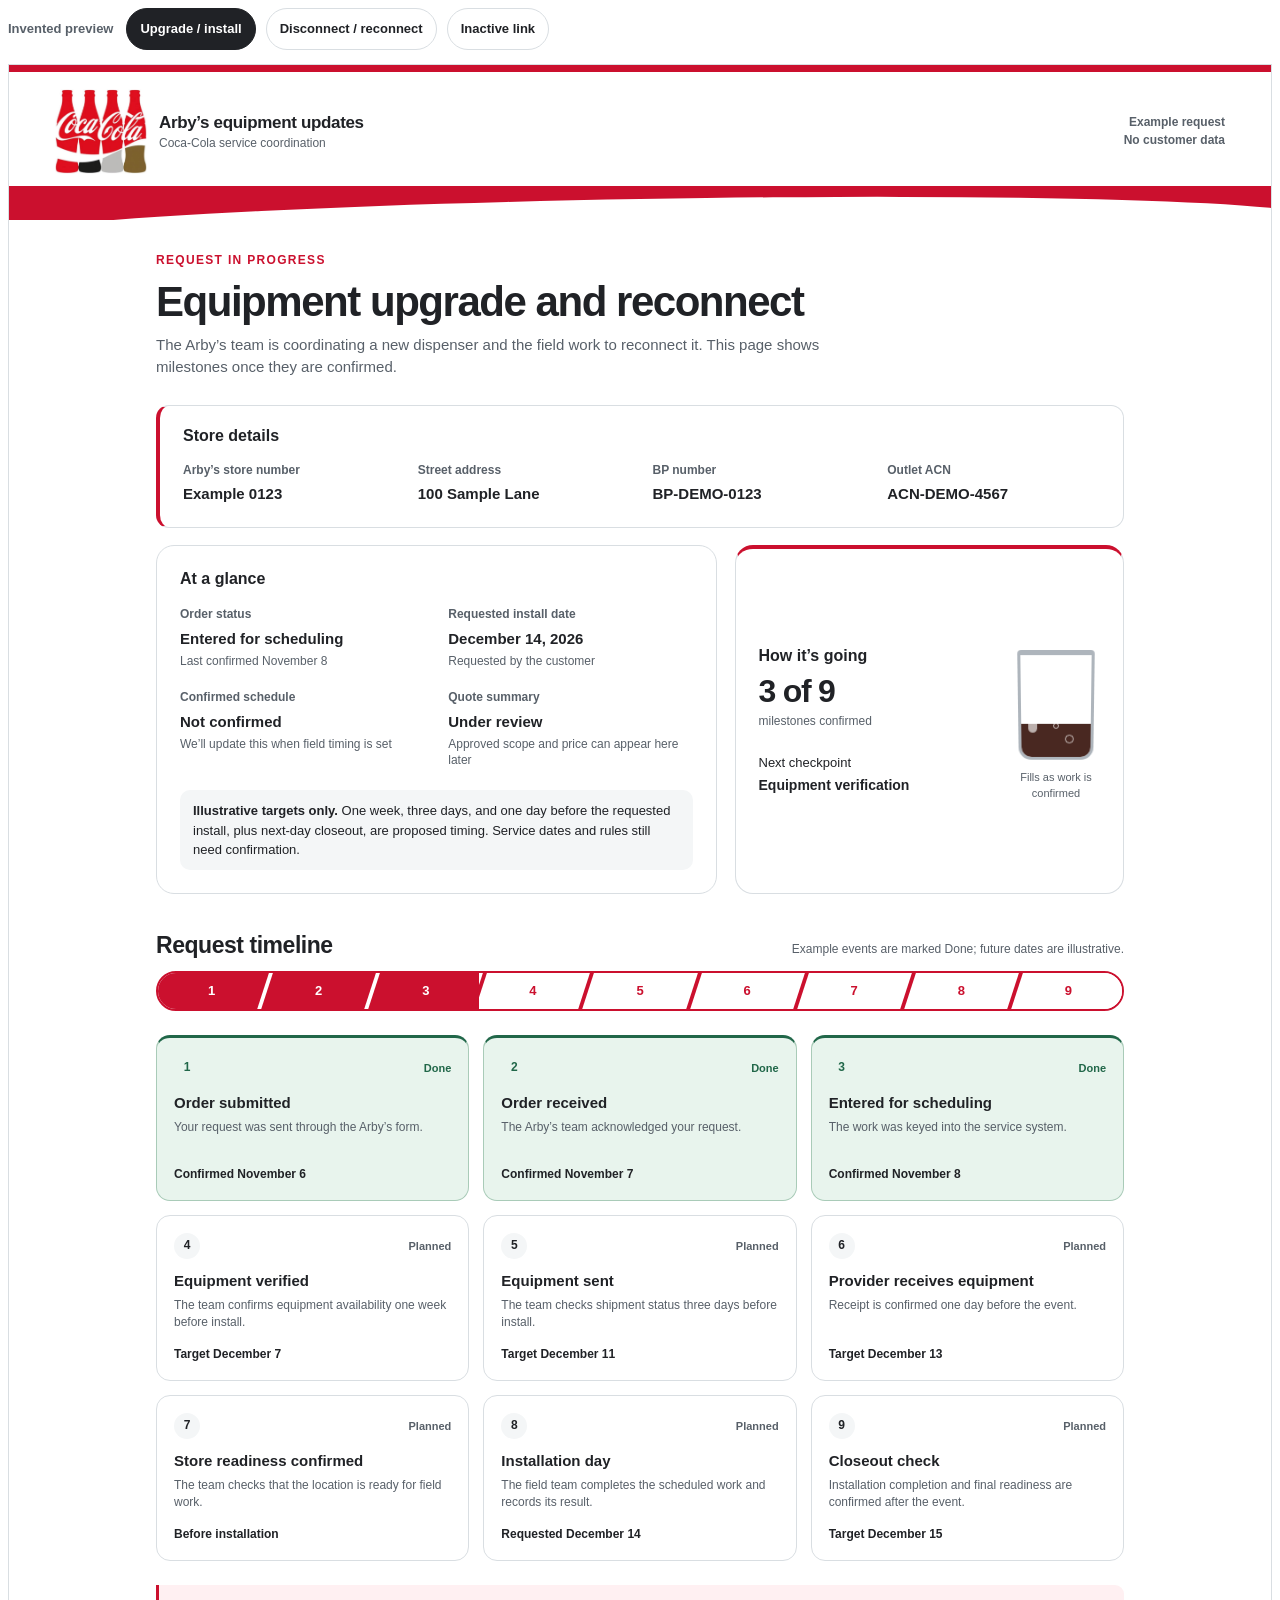
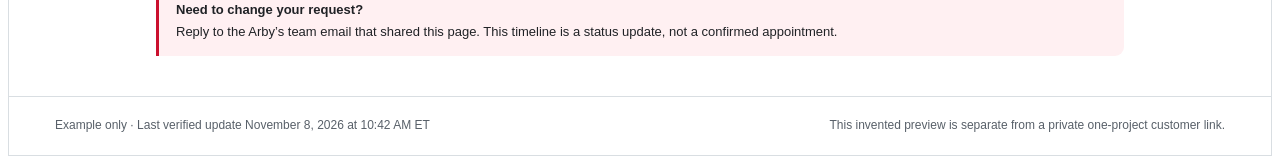
<file: index.html>
<!doctype html><html lang="en"><head><meta charset="utf-8"><meta name="viewport" content="width=device-width, initial-scale=1"><meta name="robots" content="noindex, nofollow"><meta name="referrer" content="no-referrer"><title>Arby's equipment updates — design preview</title><script src="router.js"></script></head><body>
<div id="arbys-customer-status-preview">
  <style>
    #arbys-customer-status-preview {
      color-scheme: light;
      --cs-bg: #ffffff;
      --cs-paper: #ffffff;
      --cs-ink: #202226;
      --cs-muted: #586069;
      --cs-line: #d9dee2;
      --cs-red: #cb102e;
      --cs-red-soft: #fff0f2;
      --cs-cola: #492821;
      --cs-cola-light: #aeb5bc;
      --cs-green: #216749;
      --cs-green-soft: #e8f4ed;
      --cs-green-line: #a9cbb8;
      --cs-sand: #f4f6f7;
      font-family: Arial, Helvetica, sans-serif;
      color: var(--cs-ink);
      line-height: 1.48;
      background: transparent;
      width: 100%;
    }
    #arbys-customer-status-preview * { box-sizing: border-box; }
    #arbys-customer-status-preview [hidden] { display: none !important; }
    #arbys-customer-status-preview .preview-controls {
      display: flex;
      flex-wrap: wrap;
      align-items: center;
      gap: 10px;
      padding: 0 0 14px;
    }
    #arbys-customer-status-preview .preview-controls-label {
      color: var(--cs-muted);
      font-size: 13px;
      font-weight: 700;
      margin-right: 3px;
    }
    #arbys-customer-status-preview .preview-controls button {
      appearance: none;
      background: var(--cs-paper);
      color: var(--cs-ink);
      border: 1px solid var(--cs-line);
      border-radius: 100px;
      padding: 9px 13px;
      font: inherit;
      font-size: 13px;
      font-weight: 700;
      min-height: 42px;
    }
    #arbys-customer-status-preview .preview-controls button[aria-pressed="true"] {
      background: var(--cs-ink);
      color: var(--cs-paper);
      border-color: var(--cs-ink);
    }
    #arbys-customer-status-preview .preview-controls button:focus-visible {
      outline: 3px solid var(--cs-red);
      outline-offset: 2px;
    }
    #arbys-customer-status-preview .sr-only {
      position: absolute;
      width: 1px;
      height: 1px;
      padding: 0;
      margin: -1px;
      overflow: hidden;
      clip: rect(0, 0, 0, 0);
      white-space: nowrap;
      border: 0;
    }
    #arbys-customer-status-preview .request-page,
    #arbys-customer-status-preview .closed-page {
      background: var(--cs-bg);
      border: 1px solid var(--cs-line);
      overflow: hidden;
    }
    #arbys-customer-status-preview .site-header {
      background: var(--cs-paper);
      border-top: 7px solid var(--cs-red);
      padding: 17px clamp(18px, 4vw, 46px) 12px;
      display: flex;
      justify-content: space-between;
      align-items: center;
      gap: 20px;
    }
    #arbys-customer-status-preview .brand {
      display: flex;
      align-items: center;
      gap: 12px;
    }
    #arbys-customer-status-preview .brand-mark-fourpack {
      width: 92px;
      height: 85px;
      object-fit: contain;
      display: block;
      flex: none;
    }
    #arbys-customer-status-preview .brand-name {
      font-size: 17px;
      font-weight: 700;
      letter-spacing: -.02em;
      line-height: 1.15;
    }
    #arbys-customer-status-preview .brand-descriptor {
      color: var(--cs-muted);
      font-size: 12px;
      line-height: 1.2;
      margin-top: 3px;
    }
    #arbys-customer-status-preview .demo-label {
      color: var(--cs-muted);
      font-size: 12px;
      font-weight: 700;
      text-align: right;
    }
    #arbys-customer-status-preview .brand-wave {
      position: relative;
      height: 34px;
      overflow: hidden;
      background: var(--cs-red);
    }
    #arbys-customer-status-preview .brand-wave::after {
      content: "";
      position: absolute;
      left: -4%;
      bottom: -43px;
      width: 108%;
      height: 64px;
      border-radius: 50% 50% 0 0;
      background: var(--cs-bg);
      transform: rotate(-1deg);
    }
    #arbys-customer-status-preview .page-main {
      max-width: 1060px;
      margin: 0 auto;
      padding: 32px clamp(18px, 4vw, 46px) 40px;
    }
    #arbys-customer-status-preview .eyebrow {
      color: var(--cs-red);
      font-size: 12px;
      font-weight: 800;
      letter-spacing: .11em;
      text-transform: uppercase;
    }
    #arbys-customer-status-preview h1,
    #arbys-customer-status-preview h2,
    #arbys-customer-status-preview h3,
    #arbys-customer-status-preview p { margin: 0; }
    #arbys-customer-status-preview h1 {
      font-size: clamp(28px, 4.2vw, 42px);
      line-height: 1.08;
      letter-spacing: -.035em;
      margin: 9px 0 10px;
      max-width: 700px;
    }
    #arbys-customer-status-preview .hero-copy {
      color: var(--cs-muted);
      font-size: 15px;
      max-width: 700px;
    }
    #arbys-customer-status-preview .store-card {
      margin-top: 27px;
      padding: 20px 23px 22px;
      background: var(--cs-paper);
      border: 1px solid var(--cs-line);
      border-left: 4px solid var(--cs-red);
      border-radius: 13px;
    }
    #arbys-customer-status-preview .store-card h2 {
      font-size: 16px;
      line-height: 1.2;
      margin-bottom: 16px;
    }
    #arbys-customer-status-preview .store-pairs {
      display: grid;
      grid-template-columns: repeat(4, minmax(0, 1fr));
      gap: 16px 22px;
      margin: 0;
    }
    #arbys-customer-status-preview .store-pairs dt {
      color: var(--cs-muted);
      font-size: 12px;
      font-weight: 700;
      margin-bottom: 5px;
    }
    #arbys-customer-status-preview .store-pairs dd {
      margin: 0;
      color: var(--cs-ink);
      font-size: 15px;
      font-weight: 700;
      line-height: 1.35;
      overflow-wrap: anywhere;
    }
    #arbys-customer-status-preview .summary-grid {
      margin-top: 17px;
      display: grid;
      grid-template-columns: minmax(0, 1.18fr) minmax(260px, .82fr);
      gap: 18px;
      align-items: stretch;
    }
    #arbys-customer-status-preview .summary-card,
    #arbys-customer-status-preview .progress-card {
      background: var(--cs-paper);
      border: 1px solid var(--cs-line);
      border-radius: 18px;
      padding: 23px;
    }
    #arbys-customer-status-preview .summary-card h2,
    #arbys-customer-status-preview .progress-card h2 {
      font-size: 16px;
      line-height: 1.2;
      margin-bottom: 18px;
    }
    #arbys-customer-status-preview .summary-pairs {
      display: grid;
      grid-template-columns: repeat(2, minmax(0, 1fr));
      gap: 20px 24px;
      margin: 0;
    }
    #arbys-customer-status-preview .summary-pairs dt {
      color: var(--cs-muted);
      font-size: 12px;
      font-weight: 700;
      margin-bottom: 5px;
    }
    #arbys-customer-status-preview .summary-pairs dd {
      margin: 0;
      font-size: 15px;
      font-weight: 700;
      line-height: 1.35;
    }
    #arbys-customer-status-preview .summary-pairs dd small {
      display: block;
      color: var(--cs-muted);
      font-size: 12px;
      font-weight: 400;
      margin-top: 4px;
    }
    #arbys-customer-status-preview .summary-note {
      background: var(--cs-sand);
      border-radius: 10px;
      color: var(--cs-ink);
      margin-top: 22px;
      padding: 11px 13px;
      font-size: 13px;
    }
    #arbys-customer-status-preview .progress-card {
      display: grid;
      grid-template-columns: minmax(0, 1fr) 88px;
      gap: 16px;
      align-items: center;
      border-top: 4px solid var(--cs-red);
    }
    #arbys-customer-status-preview .progress-card h2 { margin-bottom: 10px; }
    #arbys-customer-status-preview .progress-count {
      font-size: 32px;
      font-weight: 700;
      letter-spacing: -.04em;
      line-height: 1;
    }
    #arbys-customer-status-preview .progress-word {
      color: var(--cs-muted);
      font-size: 12px;
      margin-top: 6px;
    }
    #arbys-customer-status-preview .next-up {
      color: var(--cs-ink);
      font-size: 13px;
      margin-top: 22px;
    }
    #arbys-customer-status-preview .next-up strong {
      display: block;
      margin-top: 3px;
      font-size: 14px;
    }
    #arbys-customer-status-preview .glass {
      position: relative;
      width: 76px;
      height: 110px;
      margin: 10px auto 0;
      border: 3px solid var(--cs-cola-light);
      border-top: 5px solid var(--cs-cola-light);
      border-radius: 4px 4px 13px 13px;
      overflow: hidden;
      transform: perspective(140px) rotateX(-3deg);
    }
    #arbys-customer-status-preview .glass::after {
      content: "";
      position: absolute;
      top: 6px;
      left: 7px;
      width: 9px;
      height: 71px;
      border-radius: 100px;
      background: rgba(255,255,255,.63);
      z-index: 2;
    }
    #arbys-customer-status-preview .glass-fill {
      position: absolute;
      bottom: 0;
      left: 0;
      width: 100%;
      height: 33.333%;
      background: var(--cs-cola);
      transition: height .35s ease;
    }
    #arbys-customer-status-preview .glass-fill::before,
    #arbys-customer-status-preview .glass-fill::after {
      content: "";
      position: absolute;
      border: 1px solid rgba(255,255,255,.65);
      border-radius: 50%;
      width: 7px;
      height: 7px;
      left: 44px;
      bottom: 14px;
    }
    #arbys-customer-status-preview .glass-fill::after {
      width: 4px;
      height: 4px;
      left: 32px;
      bottom: 29px;
    }
    #arbys-customer-status-preview .glass-caption {
      text-align: center;
      color: var(--cs-muted);
      font-size: 11px;
      margin-top: 8px;
    }
    #arbys-customer-status-preview .section-title-row {
      display: flex;
      justify-content: space-between;
      align-items: baseline;
      gap: 12px;
      margin-top: 38px;
      margin-bottom: 11px;
    }
    #arbys-customer-status-preview .section-title-row h2 {
      font-size: 23px;
      line-height: 1.2;
      letter-spacing: -.02em;
    }
    #arbys-customer-status-preview .section-title-row p {
      color: var(--cs-muted);
      font-size: 12px;
      text-align: right;
    }
    #arbys-customer-status-preview .journey {
      display: flex;
      height: 40px;
      margin: 0 0 24px;
      overflow: hidden;
      border: 2px solid var(--cs-red);
      border-radius: 100px;
      background: var(--cs-paper);
    }
    #arbys-customer-status-preview .journey span {
      position: relative;
      display: grid;
      flex: 1 1 0;
      min-width: 0;
      place-items: center;
      background: var(--cs-paper);
      color: var(--cs-red);
      font-size: 13px;
      font-weight: 800;
      font-variant-numeric: tabular-nums;
      line-height: 1;
    }
    #arbys-customer-status-preview .journey span.is-done {
      background: var(--cs-red);
      color: var(--cs-paper);
    }
    #arbys-customer-status-preview .journey span.is-na {
      background: var(--cs-sand);
      color: var(--cs-muted);
    }
    #arbys-customer-status-preview .journey span + span::before {
      content: "";
      position: absolute;
      left: -2px;
      top: -20%;
      width: 4px;
      height: 140%;
      transform: skew(-18deg);
      background: var(--cs-red);
    }
    #arbys-customer-status-preview .journey span.is-done::before { background: var(--cs-paper); }
    #arbys-customer-status-preview .milestones {
      list-style: none;
      margin: 0;
      padding: 0;
      display: grid;
      grid-template-columns: repeat(3, minmax(0, 1fr));
      gap: 14px;
    }
    #arbys-customer-status-preview .milestone {
      background: var(--cs-paper);
      border: 1px solid var(--cs-line);
      border-radius: 14px;
      padding: 17px 17px 16px;
      min-height: 166px;
      display: flex;
      flex-direction: column;
    }
    #arbys-customer-status-preview .milestone.is-done {
      background: var(--cs-green-soft);
      border-color: var(--cs-green-line);
      border-top: 3px solid var(--cs-green);
    }
    #arbys-customer-status-preview .milestone.is-na { opacity: .72; }
    #arbys-customer-status-preview .milestone-header {
      display: flex;
      justify-content: space-between;
      align-items: center;
      gap: 8px;
      margin-bottom: 13px;
    }
    #arbys-customer-status-preview .step-number {
      display: inline-grid;
      place-items: center;
      width: 26px;
      height: 26px;
      flex: none;
      border-radius: 50%;
      background: var(--cs-sand);
      color: var(--cs-ink);
      font-size: 12px;
      font-weight: 700;
    }
    #arbys-customer-status-preview .is-done .step-number {
      background: var(--cs-green-soft);
      color: var(--cs-green);
    }
    #arbys-customer-status-preview .milestone-status {
      color: var(--cs-muted);
      font-size: 11px;
      font-weight: 700;
      text-align: right;
    }
    #arbys-customer-status-preview .is-done .milestone-status { color: var(--cs-green); }
    #arbys-customer-status-preview .milestone h3 {
      font-size: 15px;
      line-height: 1.25;
      margin-bottom: 7px;
    }
    #arbys-customer-status-preview .milestone p {
      color: var(--cs-muted);
      font-size: 12px;
      line-height: 1.38;
      margin-bottom: 15px;
    }
    #arbys-customer-status-preview .milestone-date {
      color: var(--cs-ink);
      font-size: 12px;
      font-weight: 700;
      margin-top: auto;
    }
    #arbys-customer-status-preview .notice {
      margin-top: 24px;
      background: var(--cs-red-soft);
      border-left: 3px solid var(--cs-red);
      border-radius: 0 9px 9px 0;
      padding: 15px 17px;
      color: var(--cs-ink);
      font-size: 13px;
    }
    #arbys-customer-status-preview .notice strong { display: block; margin-bottom: 3px; }
    #arbys-customer-status-preview .site-footer {
      border-top: 1px solid var(--cs-line);
      color: var(--cs-muted);
      padding: 20px clamp(18px, 4vw, 46px);
      font-size: 12px;
      display: flex;
      justify-content: space-between;
      gap: 14px;
      flex-wrap: wrap;
    }
    #arbys-customer-status-preview .closed-main {
      min-height: 480px;
      max-width: 750px;
      margin: auto;
      padding: 84px clamp(20px, 5vw, 58px) 110px;
    }
    #arbys-customer-status-preview .closed-icon {
      width: 58px;
      height: 58px;
      border-radius: 50%;
      display: grid;
      place-items: center;
      background: var(--cs-sand);
      border: 2px solid var(--cs-line);
      color: var(--cs-muted);
      font-size: 25px;
      font-weight: 400;
      margin-bottom: 22px;
    }
    #arbys-customer-status-preview .closed-main h1 { margin-top: 8px; }
    #arbys-customer-status-preview .closed-main p {
      color: var(--cs-muted);
      font-size: 16px;
      max-width: 550px;
      margin-top: 14px;
    }
    @media (max-width: 760px) {
      #arbys-customer-status-preview .store-pairs { grid-template-columns: repeat(2, minmax(0, 1fr)); }
      #arbys-customer-status-preview .summary-grid { grid-template-columns: 1fr; }
      #arbys-customer-status-preview .milestones { grid-template-columns: repeat(2, minmax(0, 1fr)); }
    }
    @media (max-width: 520px) {
      #arbys-customer-status-preview .site-header { flex-wrap: wrap; }
      #arbys-customer-status-preview .brand-mark-fourpack { width: 70px; height: 65px; }
      #arbys-customer-status-preview .site-header { align-items: flex-start; }
      #arbys-customer-status-preview .demo-label { display: none; }
      #arbys-customer-status-preview .page-main { padding-top: 25px; }
      #arbys-customer-status-preview .store-pairs { grid-template-columns: 1fr; gap: 13px; }
      #arbys-customer-status-preview .store-card { padding: 18px; }
      #arbys-customer-status-preview .summary-pairs { grid-template-columns: 1fr; gap: 16px; }
      #arbys-customer-status-preview .milestones { grid-template-columns: 1fr; gap: 10px; }
      #arbys-customer-status-preview .milestone { min-height: 0; }
      #arbys-customer-status-preview .section-title-row { display: block; }
      #arbys-customer-status-preview .section-title-row p { text-align: left; margin-top: 4px; }
      #arbys-customer-status-preview .progress-card { grid-template-columns: minmax(0, 1fr) 82px; }
    }
    @media (prefers-reduced-motion: reduce) {
      #arbys-customer-status-preview .glass-fill { transition: none; }
    }
  </style>

  <div class="preview-controls" role="group" aria-label="Invented preview states">
    <span class="preview-controls-label">Invented preview</span>
    <button type="button" data-view="install" aria-pressed="true">Upgrade / install</button>
    <button type="button" data-view="reconnect" aria-pressed="false">Disconnect / reconnect</button>
    <button type="button" data-view="closed" aria-pressed="false">Inactive link</button>
  </div>
  <p class="sr-only" id="cs-announcer" aria-live="polite"></p>

  <div class="request-page" id="cs-active-page">
    <header class="site-header">
      <div class="brand">
        <img class="brand-mark-fourpack" src="arbys-four-bottle-reference.png" alt="" aria-hidden="true">
        <div><div class="brand-name">Arby’s equipment updates</div><div class="brand-descriptor">Coca-Cola service coordination</div></div>
      </div>
      <div class="demo-label">Example request<br>No customer data</div>
    </header>
    <div class="brand-wave" aria-hidden="true"></div>
    <main class="page-main">
      <div class="eyebrow">Request in progress</div>
      <h1 id="cs-title">Equipment upgrade and reconnect</h1>
      <p class="hero-copy" id="cs-scope">The Arby’s team is coordinating a new dispenser and the field work to reconnect it. This page shows milestones once they are confirmed.</p>

      <section class="store-card" aria-labelledby="cs-store-title">
        <h2 id="cs-store-title">Store details</h2>
        <dl class="store-pairs">
          <div><dt>Arby’s store number</dt><dd>Example 0123</dd></div>
          <div><dt>Street address</dt><dd>100 Sample Lane</dd></div>
          <div><dt>BP number</dt><dd>BP-DEMO-0123</dd></div>
          <div><dt>Outlet ACN</dt><dd>ACN-DEMO-4567</dd></div>
        </dl>
      </section>

      <div class="summary-grid">
        <section class="summary-card" aria-labelledby="cs-summary-title">
          <h2 id="cs-summary-title">At a glance</h2>
          <dl class="summary-pairs">
            <div><dt>Order status</dt><dd>Entered for scheduling<small>Last confirmed November 8</small></dd></div>
            <div><dt id="cs-requested-date-label">Requested install date</dt><dd>December 14, 2026<small>Requested by the customer</small></dd></div>
            <div><dt>Confirmed schedule</dt><dd>Not confirmed<small>We’ll update this when field timing is set</small></dd></div>
            <div><dt>Quote summary</dt><dd id="cs-quote">Under review<small id="cs-quote-detail">Approved scope and price can appear here later</small></dd></div>
          </dl>
          <div class="summary-note"><strong>Illustrative targets only.</strong> <span id="cs-timing-detail">One week, three days, and one day before the requested install, plus next-day closeout, are proposed timing. Service dates and rules still need confirmation.</span></div>
        </section>

        <section class="progress-card" aria-labelledby="cs-progress-title">
          <div>
            <h2 id="cs-progress-title">How it’s going</h2>
            <div class="progress-count" id="cs-progress-count">3 of 9</div>
            <div class="progress-word">milestones confirmed</div>
            <div class="next-up">Next checkpoint<strong id="cs-next">Equipment verification</strong></div>
          </div>
          <div>
            <div class="glass" role="img" aria-label="Three of nine applicable milestones confirmed" id="cs-glass"><div class="glass-fill" id="cs-glass-fill"></div></div>
            <div class="glass-caption">Fills as work is confirmed</div>
          </div>
        </section>
      </div>

      <div class="section-title-row"><h2>Request timeline</h2><p>Example events are marked Done; future dates are illustrative.</p></div>
      <div class="journey" role="img" aria-label="Nine milestones: three done and six planned" id="cs-journey"><span class="is-done">1</span><span class="is-done">2</span><span class="is-done">3</span><span>4</span><span>5</span><span>6</span><span>7</span><span>8</span><span>9</span></div>

      <ol class="milestones">
        <li class="milestone is-done"><div class="milestone-header"><span class="step-number">1</span><span class="milestone-status">Done</span></div><h3>Order submitted</h3><p>Your request was sent through the Arby’s form.</p><div class="milestone-date">Confirmed November 6</div></li>
        <li class="milestone is-done"><div class="milestone-header"><span class="step-number">2</span><span class="milestone-status">Done</span></div><h3>Order received</h3><p>The Arby’s team acknowledged your request.</p><div class="milestone-date">Confirmed November 7</div></li>
        <li class="milestone is-done"><div class="milestone-header"><span class="step-number">3</span><span class="milestone-status">Done</span></div><h3>Entered for scheduling</h3><p>The work was keyed into the service system.</p><div class="milestone-date">Confirmed November 8</div></li>
        <li class="milestone" data-shipping-step="4"><div class="milestone-header"><span class="step-number">4</span><span class="milestone-status">Planned</span></div><h3>Equipment verified</h3><p class="milestone-description">The team confirms equipment availability one week before install.</p><div class="milestone-date">Target December 7</div></li>
        <li class="milestone" data-shipping-step="5"><div class="milestone-header"><span class="step-number">5</span><span class="milestone-status">Planned</span></div><h3>Equipment sent</h3><p class="milestone-description">The team checks shipment status three days before install.</p><div class="milestone-date">Target December 11</div></li>
        <li class="milestone" data-shipping-step="6"><div class="milestone-header"><span class="step-number">6</span><span class="milestone-status">Planned</span></div><h3>Provider receives equipment</h3><p class="milestone-description">Receipt is confirmed one day before the event.</p><div class="milestone-date">Target December 13</div></li>
        <li class="milestone"><div class="milestone-header"><span class="step-number">7</span><span class="milestone-status">Planned</span></div><h3>Store readiness confirmed</h3><p>The team checks that the location is ready for field work.</p><div class="milestone-date" id="cs-readiness-date">Before installation</div></li>
        <li class="milestone"><div class="milestone-header"><span class="step-number">8</span><span class="milestone-status">Planned</span></div><h3 id="cs-service-day-title">Installation day</h3><p>The field team completes the scheduled work and records its result.</p><div class="milestone-date">Requested December 14</div></li>
        <li class="milestone"><div class="milestone-header"><span class="step-number">9</span><span class="milestone-status">Planned</span></div><h3>Closeout check</h3><p id="cs-closeout-description">Installation completion and final readiness are confirmed after the event.</p><div class="milestone-date">Target December 15</div></li>
      </ol>

      <div class="notice"><strong>Need to change your request?</strong>Reply to the Arby’s team email that shared this page. This timeline is a status update, not a confirmed appointment.</div>
    </main>
    <footer class="site-footer"><span>Example only · Last verified update November 8, 2026 at 10:42 AM ET</span><span>This invented preview is separate from a private one-project customer link.</span></footer>
  </div>

  <div class="closed-page" id="cs-closed-page" hidden>
    <header class="site-header"><div class="brand"><img class="brand-mark-fourpack" src="arbys-four-bottle-reference.png" alt="" aria-hidden="true"><div><div class="brand-name">Arby’s equipment updates</div><div class="brand-descriptor">Coca-Cola service coordination</div></div></div><div class="demo-label">Example inactive state</div></header>
    <div class="brand-wave" aria-hidden="true"></div>
    <main class="closed-main">
      <div class="closed-icon" aria-hidden="true">—</div>
      <div class="eyebrow">Link inactive</div>
      <h1>This status link is no longer active.</h1>
      <p>For an update, reply to the team email that shared it.</p>
    </main>
    <footer class="site-footer"><span>Example only · No request details shown when this link is inactive.</span></footer>
  </div>

  <script>
    (() => {
      const root = document.getElementById('arbys-customer-status-preview');
      const openPage = root.querySelector('#cs-active-page');
      const closedPage = root.querySelector('#cs-closed-page');
      const buttons = [...root.querySelectorAll('[data-view]')];
      const shippingRows = [...root.querySelectorAll('[data-shipping-step]')];
      const shippingDescriptions = [
        'The team confirms equipment availability one week before install.',
        'The team checks shipment status three days before install.',
        'Receipt is confirmed one day before the event.'
      ];
      const shippingDates = ['Target December 7', 'Target December 11', 'Target December 13'];
      const valid = new Set(['install', 'reconnect', 'closed']);

      function show(view, announce = false) {
        if (!valid.has(view)) view = 'install';
        const closed = view === 'closed';
        const reconnect = view === 'reconnect';
        openPage.hidden = closed;
        closedPage.hidden = !closed;
        buttons.forEach(button => button.setAttribute('aria-pressed', String(button.dataset.view === view)));
        if (!closed) {
          root.querySelector('#cs-title').textContent = reconnect ? 'Disconnect and reconnect' : 'Equipment upgrade and reconnect';
          root.querySelector('#cs-scope').textContent = reconnect
            ? 'The Arby’s team is coordinating a scheduled disconnect and reconnect of existing equipment. No equipment shipment is planned for this example.'
            : 'The Arby’s team is coordinating a new dispenser and the field work to reconnect it. This page shows milestones once they are confirmed.';
          root.querySelector('#cs-quote').firstChild.textContent = reconnect ? 'Not needed' : 'Under review';
          root.querySelector('#cs-quote-detail').textContent = reconnect ? 'No new equipment quote for this example' : 'Approved scope and price can appear here later';
          root.querySelector('#cs-requested-date-label').textContent = reconnect ? 'Requested service date' : 'Requested install date';
          root.querySelector('#cs-readiness-date').textContent = reconnect ? 'Before service' : 'Before installation';
          root.querySelector('#cs-service-day-title').textContent = reconnect ? 'Service day' : 'Installation day';
          root.querySelector('#cs-closeout-description').textContent = reconnect
            ? 'Service completion and final readiness are confirmed after the event.'
            : 'Installation completion and final readiness are confirmed after the event.';
          root.querySelector('#cs-progress-count').textContent = reconnect ? '3 of 6' : '3 of 9';
          root.querySelector('#cs-next').textContent = reconnect ? 'Store readiness confirmation' : 'Equipment verification';
          root.querySelector('#cs-timing-detail').textContent = reconnect
            ? 'Store readiness before the requested service date and next-day closeout are proposed timing. Service dates and rules still need confirmation.'
            : 'One week, three days, and one day before the requested install, plus next-day closeout, are proposed timing. Service dates and rules still need confirmation.';
          root.querySelector('#cs-glass').setAttribute('aria-label', reconnect ? 'Three of six applicable milestones confirmed' : 'Three of nine applicable milestones confirmed');
          root.querySelector('#cs-glass-fill').style.height = reconnect ? '50%' : '33.333%';
          root.querySelector('#cs-journey').setAttribute('aria-label', reconnect ? 'Nine listed milestones: three done, three not needed, three planned' : 'Nine milestones: three done and six planned');
          [...root.querySelectorAll('#cs-journey span')].slice(3, 6).forEach(segment => segment.classList.toggle('is-na', reconnect));
          shippingRows.forEach((row, index) => {
            row.classList.toggle('is-na', reconnect);
            row.querySelector('.milestone-status').textContent = reconnect ? 'Not needed' : 'Planned';
            row.querySelector('.milestone-description').textContent = reconnect ? 'Existing equipment remains at this location; no shipment is planned.' : shippingDescriptions[index];
            row.querySelector('.milestone-date').textContent = reconnect ? 'Not applicable to this request' : shippingDates[index];
          });
        }
        if (announce) root.querySelector('#cs-announcer').textContent = closed ? 'Previewing an inactive link.' : reconnect ? 'Previewing a disconnect and reconnect request.' : 'Previewing an equipment upgrade and install request.';
      }
      buttons.forEach(button => button.addEventListener('click', () => {
        const view = button.dataset.view;
        show(view, true);
        if (window.openai && typeof window.openai.setWidgetState === 'function') {
          window.openai.setWidgetState({ modelContent: { previewView: view }, privateContent: { view } }).catch(() => {});
        }
      }));
      const saved = window.openai && window.openai.widgetState && window.openai.widgetState.privateContent;
      show(saved && saved.view ? saved.view : 'install');
      window.addEventListener('openai:set_globals', event => {
        const state = event.detail && event.detail.globals && event.detail.globals.widgetState;
        if (state && state.privateContent && state.privateContent.view) show(state.privateContent.view);
      });
    })();
  </script>
</div>

</body></html>
</file>
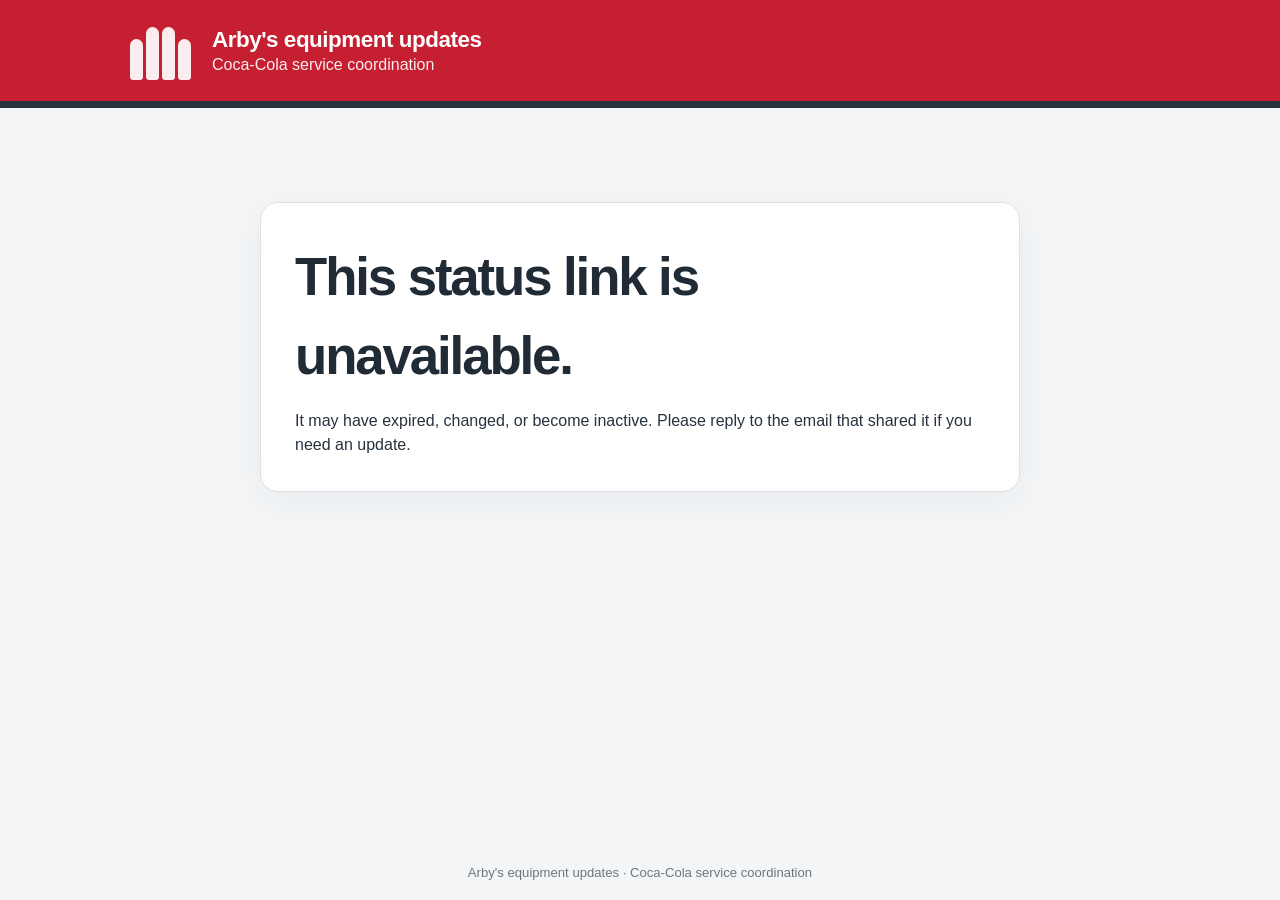
<file: track.html>
<!doctype html>
<html lang="en">
<head>
  <meta charset="utf-8">
  <meta name="viewport" content="width=device-width, initial-scale=1">
  <meta name="robots" content="noindex, nofollow, noarchive">
  <meta name="referrer" content="no-referrer">
  <meta http-equiv="Content-Security-Policy" content="default-src 'none'; script-src 'self'; style-src 'self'; connect-src 'self'; img-src 'self'; base-uri 'none'; form-action 'none'">
  <title>Arby's equipment updates</title>
  <link rel="stylesheet" href="track.css?v=wo-only-1">
  <script type="module" src="track.mjs?v=form-only-dual-route-1"></script>
</head>
<body>
  <div class="page-shell">
    <header class="site-header">
      <div class="brand-mark" aria-hidden="true"><span></span><span></span><span></span><span></span></div>
      <div><strong>Arby's equipment updates</strong><span>Coca-Cola service coordination</span></div>
    </header>
    <main>
      <section id="loading" class="state-card" role="status">Opening your project status…</section>
      <section id="unavailable" class="state-card" role="alert" hidden>
        <h1>This status link is unavailable.</h1>
        <p>It may have expired, changed, or become inactive. Please reply to the email that shared it if you need an update.</p>
      </section>
      <section id="project" hidden>
        <p id="project-eyebrow" class="eyebrow">Your installation progress</p>
        <h1 id="project-title">Follow your installation</h1>
        <p class="intro">This page shows verified information from the Arby's service workstream. A requested date is a planning request until the installation date is confirmed.</p>
        <p id="scope-note" class="scope-note" hidden>Work orders verified so far; others may exist. This is a limited view of the records checked to date.</p>
        <p id="source-time" class="source-time"></p>
        <section id="freshness-warning" class="freshness-warning" role="status" aria-live="polite" hidden>
          <strong id="freshness-title"></strong>
          <p id="freshness-copy"></p>
        </section>
        <div class="summary-grid">
          <div class="summary-card"><span>Customer requested date</span><strong id="requested-date"></strong><small id="requested-date-note">This is the date requested in the form.</small></div>
          <div class="summary-card"><span>Confirmed installation date</span><strong id="confirmed-date"></strong><small id="confirmed-note"></small></div>
          <div id="progress-card" class="summary-card progress-card"><span>Progress</span><strong id="progress-count"></strong><small>of six phases complete</small></div>
        </div>
        <div class="tracking-sections">
          <section id="milestone-section">
            <div class="section-heading"><div><p class="eyebrow">The path ahead</p><h2 id="milestone-heading">Project milestones</h2></div></div>
            <ol id="milestone-list" class="milestone-list"></ol>
          </section>
          <section id="visit-section">
            <div class="section-heading visit-heading"><div><p class="eyebrow">Individual field visits</p><h2 id="visit-heading">Work orders</h2></div><p id="visit-intro">Visit states come from verified work-order records. A date alone does not mark work complete.</p></div>
            <p id="visit-empty" class="visit-empty" hidden></p>
            <ol id="visit-list" class="visit-list"></ol>
          </section>
        </div>
        <p class="help-note">Dates and work steps can change as plans are confirmed. For questions or a change to your request, reply to the email that shared this link.</p>
      </section>
    </main>
    <footer>Arby's equipment updates · Coca-Cola service coordination</footer>
  </div>
</body>
</html>
</file>
<file: track.css>
:root { color-scheme: light; font-family: Arial, Helvetica, sans-serif; color: #26323e; background: #f3f5f7; }
* { box-sizing: border-box; }
body { margin: 0; }
[hidden] { display: none !important; }
.page-shell { min-height: 100vh; display: flex; flex-direction: column; }
.site-header { min-height: 108px; display: flex; align-items: center; gap: 18px; padding: 18px max(24px, calc((100vw - 1020px) / 2)); color: #fff; background: #c71f32; border-bottom: 7px solid #26323e; }
.site-header strong { display: block; font-size: 1.4rem; letter-spacing: -.02em; }
.site-header span { display: block; margin-top: 3px; opacity: .92; }
.brand-mark { display: flex; gap: 3px; align-items: end; flex: none; width: 64px; height: 58px; }
.brand-mark span { display: block; width: 13px; background: white; border-radius: 8px 8px 4px 4px; }
.brand-mark span:nth-child(1), .brand-mark span:nth-child(4) { height: 41px; }
.brand-mark span:nth-child(2), .brand-mark span:nth-child(3) { height: 53px; }
main { flex: 1; width: min(100%, 1068px); margin: 0 auto; padding: 44px 24px 70px; }
h1, h2, h3, p { margin-top: 0; }
h1 { margin-bottom: 14px; font-size: clamp(2rem, 5vw, 3.3rem); letter-spacing: -.04em; color: #202b36; }
h2 { margin-bottom: 0; font-size: 1.7rem; letter-spacing: -.025em; }
h3 { margin-bottom: 0; font-size: 1.12rem; }
.eyebrow { margin-bottom: 10px; color: #b4192b; font-size: .85rem; font-weight: 800; letter-spacing: .1em; text-transform: uppercase; }
.intro { max-width: 760px; line-height: 1.55; color: #4b5865; font-size: 1.06rem; }
.scope-note { max-width: 880px; margin: 22px 0 4px; padding: 18px 22px; border: 2px solid #376796; border-radius: 12px; background: #e6f0fa; color: #244d75; font-size: 1.08rem; font-weight: 700; line-height: 1.5; }
.source-time { margin: 12px 0 0; color: #415160; font-size: .92rem; font-weight: 700; }
.state-card { max-width: 760px; margin: 50px auto; padding: 34px; border: 1px solid #dde1e5; border-radius: 18px; background: #fff; box-shadow: 0 9px 32px #26323e0d; line-height: 1.5; }
.state-card p { margin-bottom: 0; }
.freshness-warning { max-width: 880px; margin: 28px 0 6px; padding: 18px 22px; border: 2px solid #a66508; border-radius: 12px; background: #fff4d8; color: #4b330c; line-height: 1.45; }
.freshness-warning strong { display: block; margin-bottom: 5px; font-size: 1.12rem; }
.freshness-warning p { margin: 0; }
.summary-grid { display: grid; grid-template-columns: repeat(3, minmax(0, 1fr)); gap: 16px; margin: 30px 0 42px; }
.summary-card { min-height: 158px; padding: 23px; border: 1px solid #dfe4e8; border-top: 5px solid #c71f32; border-radius: 14px; background: #fff; box-shadow: 0 5px 17px #26323e09; }
.summary-card span, .summary-card small { display: block; color: #5b6772; }
.summary-card span { font-size: .86rem; font-weight: 700; }
.summary-card strong { display: block; margin: 13px 0 8px; font-size: clamp(1.2rem, 3vw, 1.65rem); line-height: 1.2; }
.summary-card small { line-height: 1.4; }
.progress-card { background: #253747; color: #fff; border-top-color: #f7c3ca; }
.progress-card span, .progress-card small { color: #e5e9ed; }
.progress-card strong { font-size: 2.5rem; }
.section-heading { display: flex; justify-content: space-between; align-items: end; gap: 20px; margin-bottom: 20px; }
.tracking-sections { display: flex; flex-direction: column; }
#milestone-section { order: 1; }
#visit-section { order: 2; }
#project[data-scope="partial"] #visit-section { order: 1; }
#project[data-scope="partial"] #milestone-section { order: 2; margin-top: 48px; }
#project[data-scope="partial"] .visit-heading { margin-top: 18px; }
.section-heading > p { margin: 0; color: #5b6772; font-size: .88rem; text-align: right; }
.milestone-list { display: grid; grid-template-columns: repeat(2, minmax(0, 1fr)); gap: 14px; padding: 0; margin: 0; list-style: none; }
.milestone { display: flex; gap: 18px; min-height: 132px; padding: 22px; border: 1px solid #dfe4e8; border-radius: 14px; background: #fff; }
.milestone-number { display: inline-grid; place-items: center; flex: none; width: 40px; height: 40px; border-radius: 50%; background: #eceff2; color: #43515d; font-weight: 800; }
.milestone-top { display: flex; justify-content: space-between; align-items: start; gap: 12px; }
.milestone p { margin: 11px 0 0; color: #5b6772; line-height: 1.45; }
.status-badge { flex: none; padding: 5px 9px; border-radius: 999px; background: #edf0f2; color: #3b4954; font-size: .78rem; font-weight: 800; }
.milestone-complete { border-left: 5px solid #15864c; }
.milestone-complete .milestone-number, .milestone-complete .status-badge { color: #075b2e; background: #dff2e7; }
.milestone-inProgress { border-left: 5px solid #c71f32; }
.milestone-inProgress .milestone-number, .milestone-inProgress .status-badge { color: #9b1526; background: #fde7ea; }
.milestone-pending { border-left: 5px solid #8b9aa7; }
.visit-heading { margin-top: 48px; }
.visit-heading > p { max-width: 360px; line-height: 1.45; }
.visit-list { display: grid; grid-template-columns: repeat(2, minmax(0, 1fr)); gap: 14px; padding: 0; margin: 0; list-style: none; }
.visit { min-height: 142px; padding: 20px 22px; border: 1px solid #dfe4e8; border-left: 5px solid #8b9aa7; border-radius: 14px; background: #fff; }
.visit-top { display: flex; justify-content: space-between; align-items: start; gap: 14px; }
.visit-caption { display: block; margin-bottom: 7px; color: #5b6772; font-size: .78rem; font-weight: 800; letter-spacing: .04em; text-transform: uppercase; }
.visit h3 { font-size: 1.18rem; }
.visit p { margin: 13px 0 0; color: #52606b; line-height: 1.45; }
.visit-badge { flex: none; padding: 6px 10px; border-radius: 999px; background: #edf0f2; color: #3b4954; font-size: .78rem; font-weight: 800; }
.visit-scheduled { border-left-color: #376796; }
.visit-scheduled .visit-badge { background: #e6f0fa; color: #244d75; }
.visit-inProgress { border-left-color: #c71f32; }
.visit-inProgress .visit-badge { background: #fde7ea; color: #9b1526; }
.visit-complete { border-left-color: #15864c; }
.visit-complete .visit-badge { background: #dff2e7; color: #075b2e; }
.visit-cancelled { border-left-color: #815066; }
.visit-cancelled .visit-badge { background: #f3e7ed; color: #683b50; }
.visit-observed { border-left-color: #376796; }
.visit-observed .visit-badge { background: #e6f0fa; color: #244d75; }
.visit-empty { padding: 20px 22px; margin: 0; border: 1px dashed #9da9b4; border-radius: 12px; background: #fff; color: #52606b; }
.help-note { margin-top: 28px; padding: 18px 22px; border-left: 4px solid #c71f32; border-radius: 4px 10px 10px 4px; background: #fff; color: #52606b; line-height: 1.5; }
footer { padding: 20px 24px; color: #6b7780; text-align: center; font-size: .82rem; }
@media (max-width: 720px) { .site-header { padding: 16px 22px; } main { padding: 28px 18px 50px; } .summary-grid, .milestone-list, .visit-list { grid-template-columns: 1fr; } .summary-card { min-height: 0; } .section-heading { display: block; } .section-heading > p { margin-top: 10px; text-align: left; } .milestone-top { align-items: center; } .visit-top { align-items: center; } }
</file>
